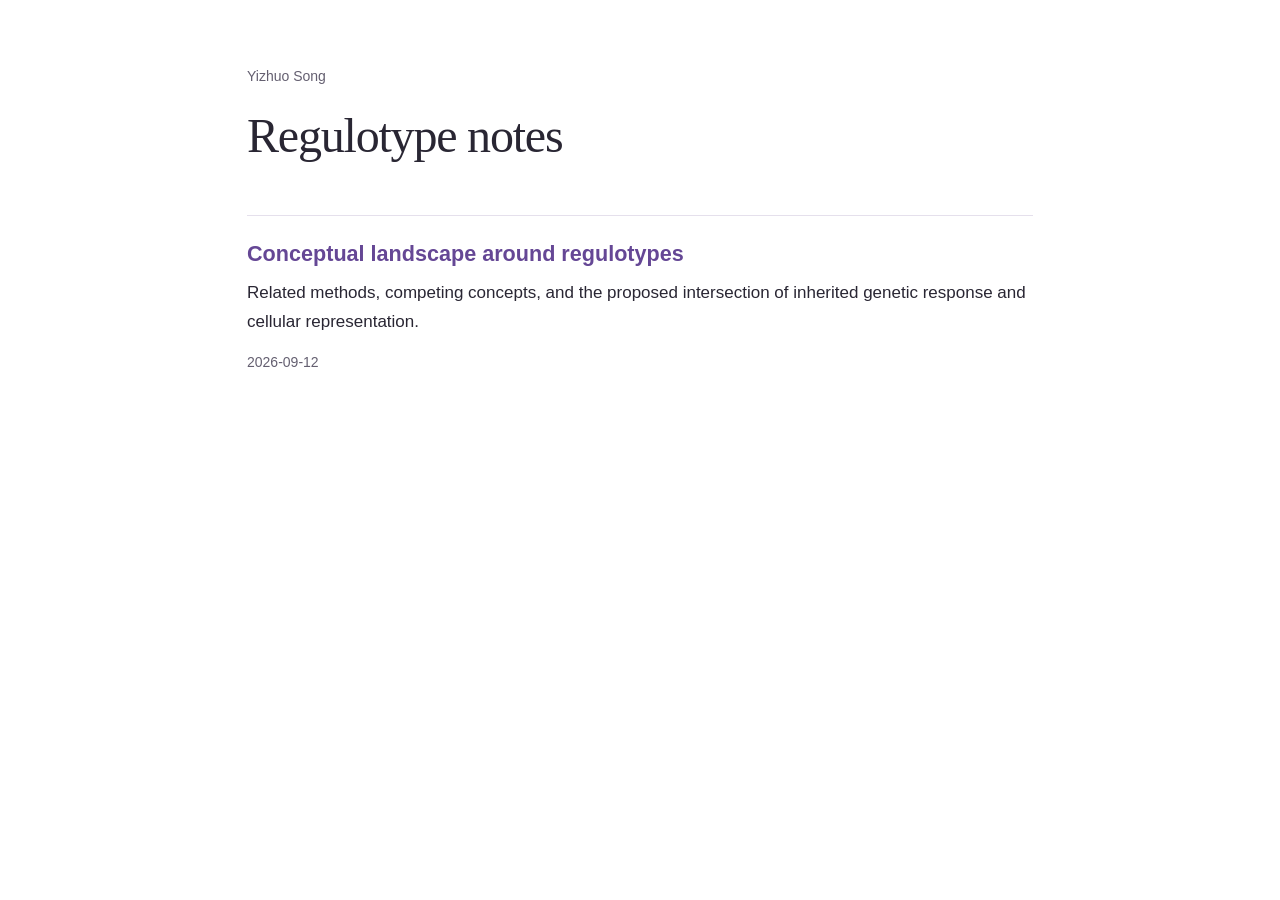
<file: docs/index.html>
<!doctype html>
<html lang="en">
<head>
  <meta charset="utf-8">
  <meta name="viewport" content="width=device-width, initial-scale=1">
  <meta name="description" content="Research notes on genetic response and cellular representation.">
  <title>Regulotype notes</title>
  <link rel="icon" type="image/svg+xml" href="./images/favicon.svg">
  <link rel="stylesheet" href="./css/main.css">
  <link rel="stylesheet" href="./css/notes.css">
  <link rel="stylesheet" href="./css/widgets.css">
  <script src="./js/notes.js" defer></script>
  <script src="./js/widgets.js" defer></script>
</head>
<body>
  <a class="skip-link" href="#main">Skip to content</a>
  <main id="main" class="index-page">
  <header class="index-header">
    <p class="eyebrow">Yizhuo Song</p>
    <h1>Regulotype notes</h1>
  </header>
  <ul class="note-list"><li class="note-entry"><h2><a href="notes/2026-09-12-conceptual-landscape.html">Conceptual landscape around regulotypes</a></h2><p>Related methods, competing concepts, and the proposed intersection of inherited genetic response and cellular representation.</p><time datetime="2026-09-12">2026-09-12</time></li></ul>
</main>

</body>
</html>
</file>
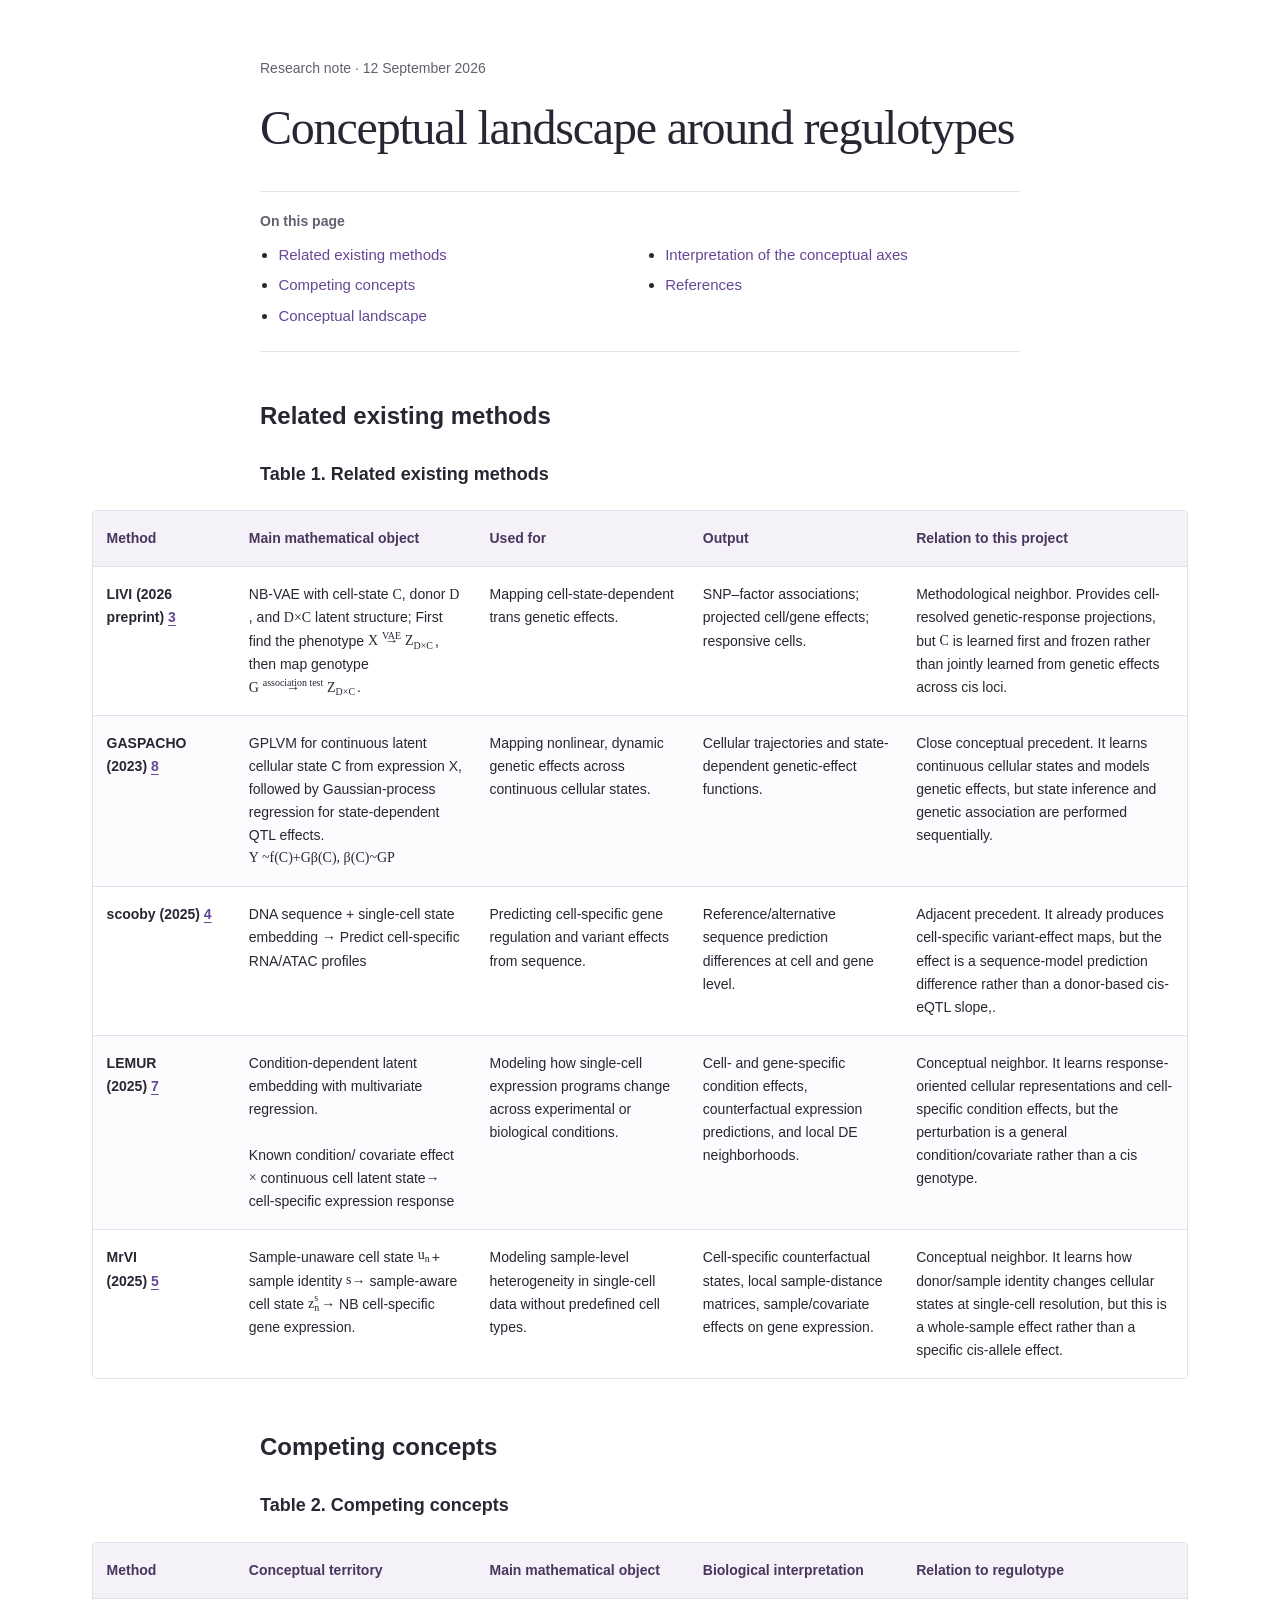
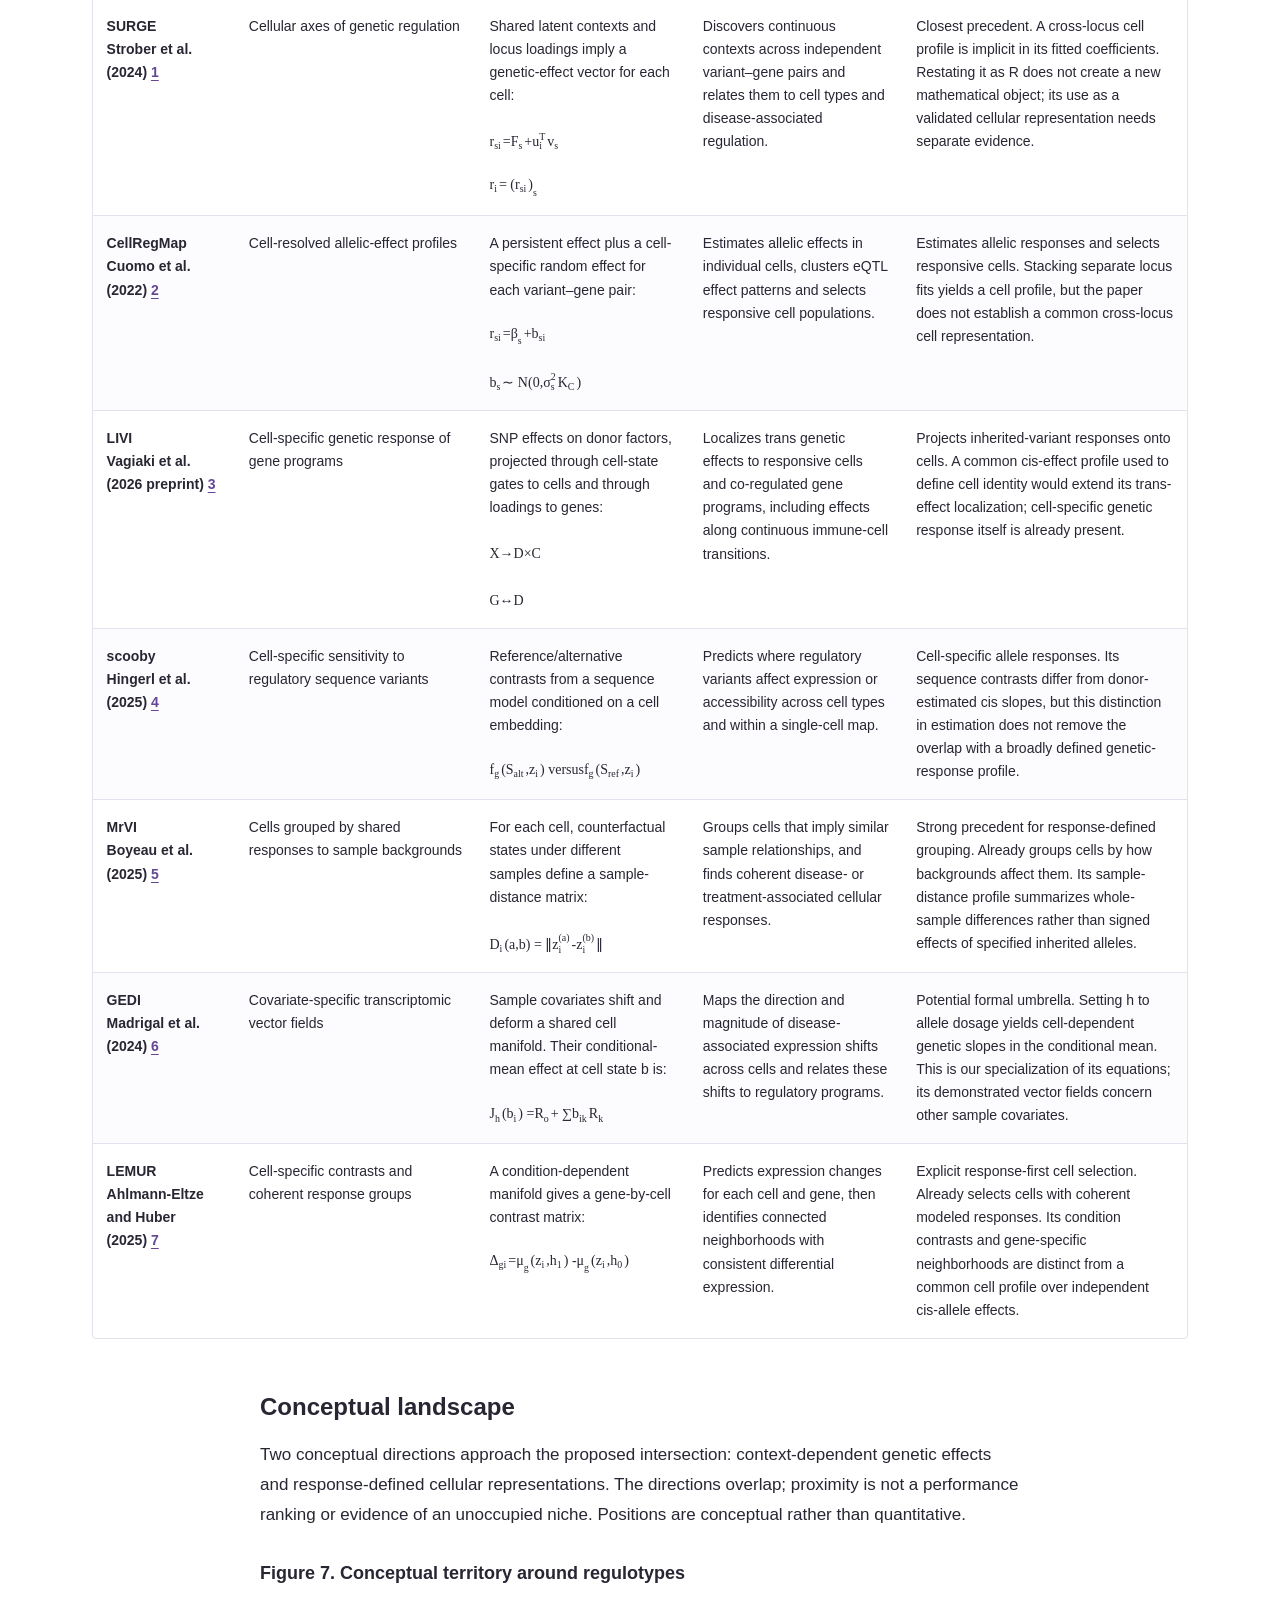
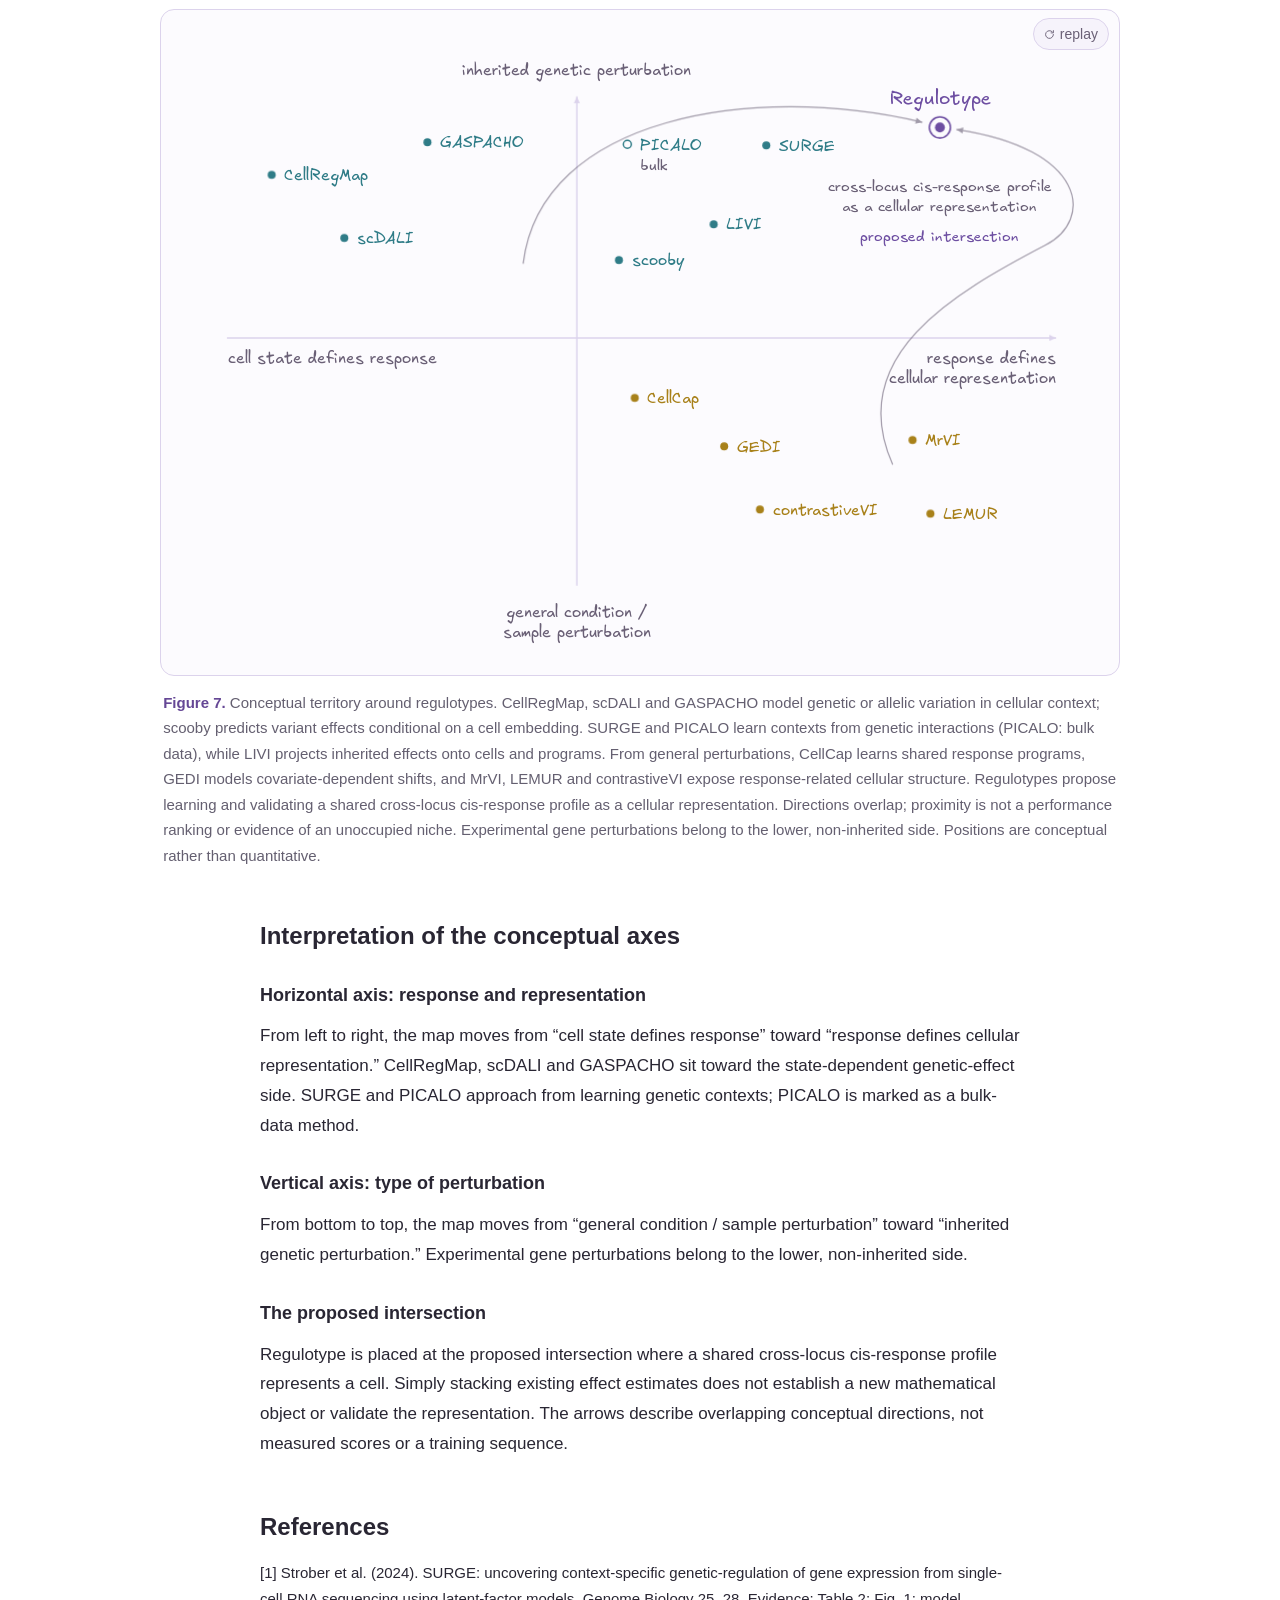
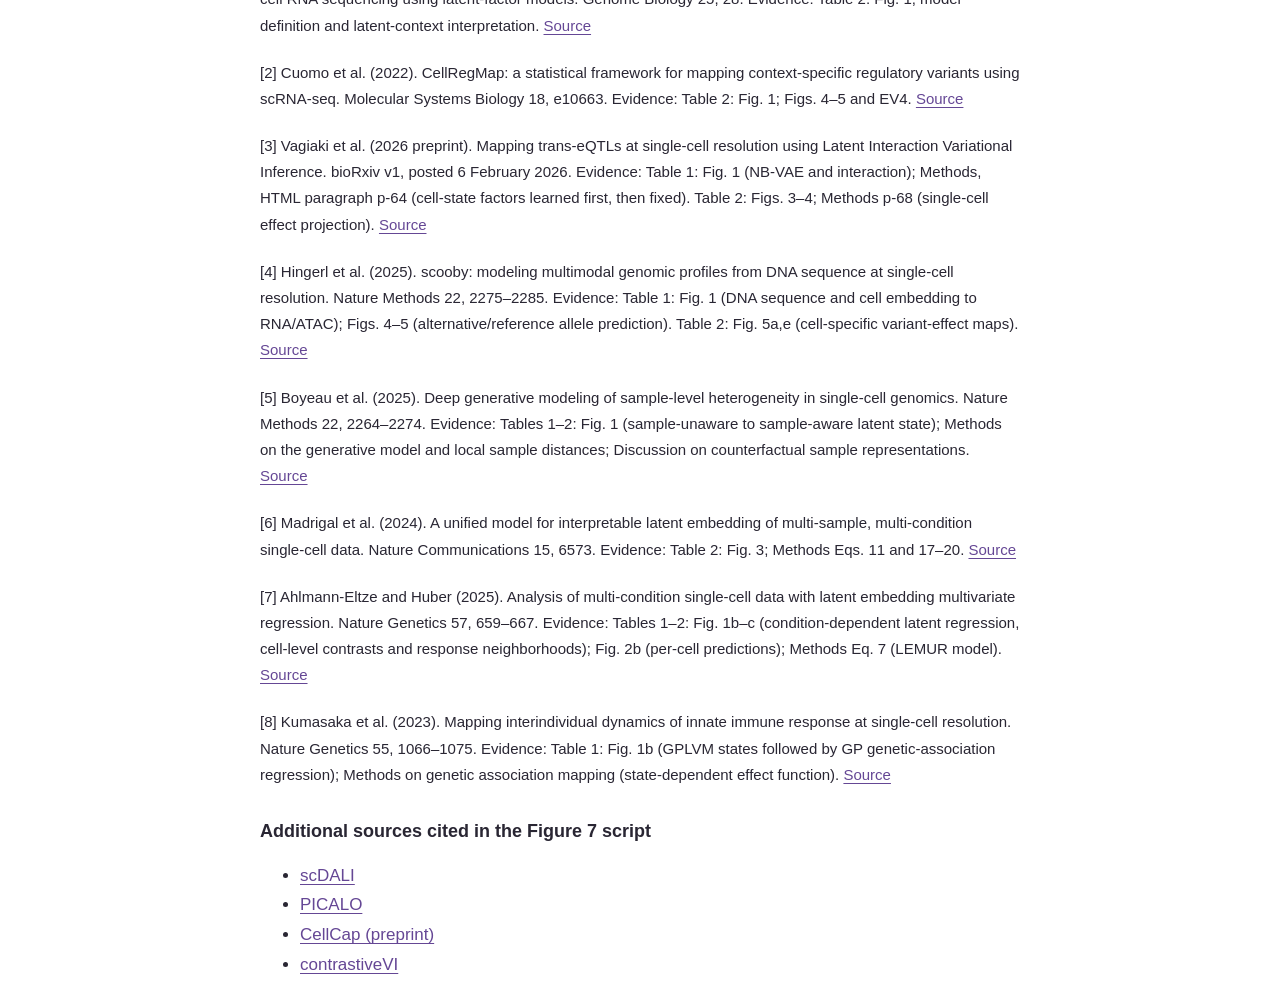
<file: docs/notes/2026-09-12-conceptual-landscape.html>
<!doctype html>
<html lang="en">
<head>
  <meta charset="utf-8">
  <meta name="viewport" content="width=device-width, initial-scale=1">
  <meta name="description" content="Related methods, competing concepts, and the proposed intersection of inherited genetic response and cellular representation.">
  <title>Conceptual landscape around regulotypes · Regulotype notes</title>
  <link rel="icon" type="image/svg+xml" href="../images/favicon.svg">
  <link rel="stylesheet" href="../css/main.css">
  <link rel="stylesheet" href="../css/notes.css">
  <link rel="stylesheet" href="../css/widgets.css">
  <script src="../js/notes.js" defer></script>
  <script src="../js/widgets.js" defer></script>
</head>
<body>
  <a class="skip-link" href="#main">Skip to content</a>
  <main id="main" class="note-page">
  <header class="note-header">
    <p class="eyebrow">Research note · <time datetime="2026-09-12">12 September 2026</time></p>
    <h1>Conceptual landscape around regulotypes</h1>
  </header>
  <nav class="note-contents" aria-label="On this page">
    <h2>On this page</h2>
    <div class="toc">
<ul>
<li><a href="#related-existing-methods">Related existing methods</a></li>
<li><a href="#competing-concepts">Competing concepts</a></li>
<li><a href="#conceptual-landscape">Conceptual landscape</a></li>
<li><a href="#interpretation-of-the-conceptual-axes">Interpretation of the conceptual axes</a></li>
<li><a href="#references">References</a></li>
</ul>
</div>

  </nav>
  <article class="article" aria-label="Conceptual landscape around regulotypes">
    <h2 id="related-existing-methods">Related existing methods</h2>
<h3 id="table-1-related-existing-methods">Table 1. Related existing methods</h3>
<div aria-label="Table 1. Scroll horizontally to read all columns." class="table-scroll" role="region" tabindex="0"><table>
<thead>
<tr>
<th scope="col">Method</th>
<th scope="col">Main mathematical object</th>
<th scope="col">Used for</th>
<th scope="col">Output</th>
<th scope="col">Relation to this project</th>
</tr>
</thead>
<tbody>
<tr>
<th scope="row">LIVI (2026 preprint) <a href="#ref-3">3</a></th>
<td>NB-VAE with cell-state <math xmlns="http://www.w3.org/1998/Math/MathML"><mrow><mtext>C</mtext></mrow></math>, donor <math xmlns="http://www.w3.org/1998/Math/MathML"><mrow><mtext>D</mtext></mrow></math>, and <math xmlns="http://www.w3.org/1998/Math/MathML"><mrow><mtext>D×C</mtext></mrow></math> latent structure; First find the phenotype <math xmlns="http://www.w3.org/1998/Math/MathML"><mrow><mtext>X</mtext><mover><mo stretchy="true">→</mo><mrow><mrow><mtext>VAE</mtext></mrow></mrow></mover><msub><mrow><mtext>Z</mtext></mrow><mrow><mtext>D×C</mtext></mrow></msub></mrow></math>, then map genotype <math xmlns="http://www.w3.org/1998/Math/MathML"><mrow><mtext>G</mtext><mover><mo stretchy="true">→</mo><mrow><mrow><mtext>association test</mtext></mrow></mrow></mover><msub><mrow><mtext>Z</mtext></mrow><mrow><mtext>D</mtext><mtext>×</mtext><mtext>C</mtext></mrow></msub></mrow></math>.</td>
<td>Mapping cell-state-dependent trans genetic effects.</td>
<td>SNP–factor associations; projected cell/gene effects; responsive cells.</td>
<td>Methodological neighbor. Provides cell-resolved genetic-response projections, but <math xmlns="http://www.w3.org/1998/Math/MathML"><mrow><mtext>C</mtext></mrow></math> is learned first and frozen rather than jointly learned from genetic effects across cis loci.</td>
</tr>
<tr>
<th scope="row">GASPACHO (2023) <a href="#ref-8">8</a></th>
<td>GPLVM for continuous latent cellular state C from expression X, followed by Gaussian-process regression for state-dependent QTL effects. <math xmlns="http://www.w3.org/1998/Math/MathML"><mrow><mtext>Y ~f</mtext><mrow><mo>(</mo><mrow><mtext>C</mtext></mrow><mo>)</mo></mrow><mtext>+Gβ</mtext><mrow><mo>(</mo><mrow><mtext>C</mtext></mrow><mo>)</mo></mrow><mtext>,  β(C)~GP</mtext></mrow></math></td>
<td>Mapping nonlinear, dynamic genetic effects across continuous cellular states.</td>
<td>Cellular trajectories and state-dependent genetic-effect functions.</td>
<td>Close conceptual precedent. It learns continuous cellular states and models genetic effects, but state inference and genetic association are performed sequentially.</td>
</tr>
<tr>
<th scope="row">scooby (2025) <a href="#ref-4">4</a></th>
<td>DNA sequence + single-cell state embedding → Predict cell-specific RNA/ATAC profiles</td>
<td>Predicting cell-specific gene regulation and variant effects from sequence.</td>
<td>Reference/alternative sequence prediction differences at cell and gene level.</td>
<td>Adjacent precedent. It already produces cell-specific variant-effect maps, but the effect is a sequence-model prediction difference rather than a donor-based cis-eQTL slope,.</td>
</tr>
<tr>
<th scope="row">LEMUR<br>(2025) <a href="#ref-7">7</a></th>
<td>Condition-dependent latent embedding with multivariate regression.<br><br>Known condition/ covariate effect <math xmlns="http://www.w3.org/1998/Math/MathML"><mrow><mtext>×</mtext></mrow></math> continuous cell latent state→ cell-specific expression response</td>
<td>Modeling how single-cell expression programs change across experimental or biological conditions.</td>
<td>Cell- and gene-specific condition effects, counterfactual expression predictions, and local DE neighborhoods.</td>
<td>Conceptual neighbor. It learns response-oriented cellular representations and cell-specific condition effects, but the perturbation is a general condition/covariate rather than a cis genotype.</td>
</tr>
<tr>
<th scope="row">MrVI<br>(2025) <a href="#ref-5">5</a></th>
<td>Sample-unaware cell state <math xmlns="http://www.w3.org/1998/Math/MathML"><mrow><msub><mrow><mtext>u</mtext></mrow><mrow><mtext>n</mtext></mrow></msub></mrow></math>+ sample identity <math xmlns="http://www.w3.org/1998/Math/MathML"><mrow><mtext>s</mtext></mrow></math>→ sample-aware cell state <math xmlns="http://www.w3.org/1998/Math/MathML"><mrow><msubsup><mrow><mtext>z</mtext></mrow><mrow><mtext>n</mtext></mrow><mrow><mtext>s</mtext></mrow></msubsup></mrow></math>→ NB cell-specific gene expression.</td>
<td>Modeling sample-level heterogeneity in single-cell data without predefined cell types.</td>
<td>Cell-specific counterfactual states, local sample-distance matrices, sample/covariate effects on gene expression.</td>
<td>Conceptual neighbor. It learns how donor/sample identity changes cellular states at single-cell resolution, but this is a whole-sample effect rather than a specific cis-allele effect.</td>
</tr>
</tbody>
</table>
</div><h2 id="competing-concepts">Competing concepts</h2>
<h3 id="table-2-competing-concepts">Table 2. Competing concepts</h3>
<div aria-label="Table 2. Scroll horizontally to read all columns." class="table-scroll" role="region" tabindex="0"><table>
<thead>
<tr>
<th scope="col">Method</th>
<th scope="col">Conceptual territory</th>
<th scope="col">Main mathematical object</th>
<th scope="col">Biological interpretation</th>
<th scope="col">Relation to regulotype</th>
</tr>
</thead>
<tbody>
<tr>
<th scope="row">SURGE<br>Strober et al.<br>(2024) <a href="#ref-1">1</a></th>
<td>Cellular axes of genetic regulation</td>
<td>Shared latent contexts and locus loadings imply a genetic-effect vector for each cell:<br><br><math xmlns="http://www.w3.org/1998/Math/MathML"><mrow><msub><mrow><mtext>r</mtext></mrow><mrow><mtext>si</mtext></mrow></msub><mtext> = </mtext><msub><mrow><mtext>F</mtext></mrow><mrow><mtext>s</mtext></mrow></msub><mtext> + </mtext><msubsup><mrow><mtext>u</mtext></mrow><mrow><mtext>i</mtext></mrow><mrow><mtext>T</mtext></mrow></msubsup><msub><mrow><mtext>v</mtext></mrow><mrow><mtext>s</mtext></mrow></msub></mrow></math><br><br><math xmlns="http://www.w3.org/1998/Math/MathML"><mrow><msub><mrow><mtext>r</mtext></mrow><mrow><mtext>i</mtext></mrow></msub><mtext> = (</mtext><msub><mrow><mtext>r</mtext></mrow><mrow><mtext>si</mtext></mrow></msub><msub><mrow><mtext>)</mtext></mrow><mrow><mtext>s</mtext></mrow></msub></mrow></math></td>
<td>Discovers continuous contexts across independent variant–gene pairs and relates them to cell types and disease-associated regulation.</td>
<td>Closest precedent. A cross-locus cell profile is implicit in its fitted coefficients. Restating it as R does not create a new mathematical object; its use as a validated cellular representation needs separate evidence.</td>
</tr>
<tr>
<th scope="row">CellRegMap<br>Cuomo et al.<br>(2022) <a href="#ref-2">2</a></th>
<td>Cell-resolved allelic-effect profiles</td>
<td>A persistent effect plus a cell-specific random effect for each variant–gene pair:<br><br><math xmlns="http://www.w3.org/1998/Math/MathML"><mrow><msub><mrow><mtext>r</mtext></mrow><mrow><mtext>si</mtext></mrow></msub><mtext> = </mtext><msub><mrow><mtext>β</mtext></mrow><mrow><mtext>s</mtext></mrow></msub><mtext> + </mtext><msub><mrow><mtext>b</mtext></mrow><mrow><mtext>si</mtext></mrow></msub></mrow></math><br><br><math xmlns="http://www.w3.org/1998/Math/MathML"><mrow><msub><mrow><mtext>b</mtext></mrow><mrow><mtext>s</mtext></mrow></msub><mtext> ∼ N(0, </mtext><msubsup><mrow><mtext>σ</mtext></mrow><mrow><mtext>s</mtext></mrow><mrow><mtext>2</mtext></mrow></msubsup><msub><mrow><mtext>K</mtext></mrow><mrow><mtext>C</mtext></mrow></msub><mtext>)</mtext></mrow></math></td>
<td>Estimates allelic effects in individual cells, clusters eQTL effect patterns and selects responsive cell populations.</td>
<td>Estimates allelic responses and selects responsive cells. Stacking separate locus fits yields a cell profile, but the paper does not establish a common cross-locus cell representation.</td>
</tr>
<tr>
<th scope="row">LIVI<br>Vagiaki et al.<br>(2026 preprint) <a href="#ref-3">3</a></th>
<td>Cell-specific genetic response of gene programs</td>
<td>SNP effects on donor factors, projected through cell-state gates to cells and through loadings to genes:<br><br><math xmlns="http://www.w3.org/1998/Math/MathML"><mrow><mtext>X </mtext><mo>→</mo><mtext> D×C</mtext></mrow></math><br><br><math xmlns="http://www.w3.org/1998/Math/MathML"><mrow><mtext>G↔D</mtext></mrow></math></td>
<td>Localizes trans genetic effects to responsive cells and co-regulated gene programs, including effects along continuous immune-cell transitions.</td>
<td>Projects inherited-variant responses onto cells. A common cis-effect profile used to define cell identity would extend its trans-effect localization; cell-specific genetic response itself is already present.</td>
</tr>
<tr>
<th scope="row">scooby<br>Hingerl et al.<br>(2025) <a href="#ref-4">4</a></th>
<td>Cell-specific sensitivity to regulatory sequence variants</td>
<td>Reference/alternative contrasts from a sequence model conditioned on a cell embedding:<br><br><math xmlns="http://www.w3.org/1998/Math/MathML"><mrow><msub><mrow><mtext>f</mtext></mrow><mrow><mtext>g</mtext></mrow></msub><mtext>(</mtext><msub><mrow><mtext>S</mtext></mrow><mrow><mtext>alt</mtext></mrow></msub><mtext>, </mtext><msub><mrow><mtext>z</mtext></mrow><mrow><mtext>i</mtext></mrow></msub><mtext>) versus </mtext><msub><mrow><mtext>f</mtext></mrow><mrow><mtext>g</mtext></mrow></msub><mtext>(</mtext><msub><mrow><mtext>S</mtext></mrow><mrow><mtext>ref</mtext></mrow></msub><mtext>, </mtext><msub><mrow><mtext>z</mtext></mrow><mrow><mtext>i</mtext></mrow></msub><mtext>)</mtext></mrow></math></td>
<td>Predicts where regulatory variants affect expression or accessibility across cell types and within a single-cell map.</td>
<td>Cell-specific allele responses. Its sequence contrasts differ from donor-estimated cis slopes, but this distinction in estimation does not remove the overlap with a broadly defined genetic-response profile.</td>
</tr>
<tr>
<th scope="row">MrVI<br>Boyeau et al.<br>(2025) <a href="#ref-5">5</a></th>
<td>Cells grouped by shared responses to sample backgrounds</td>
<td>For each cell, counterfactual states under different samples define a sample-distance matrix:<br><br><math xmlns="http://www.w3.org/1998/Math/MathML"><mrow><msub><mrow><mtext>D</mtext></mrow><mrow><mtext>i</mtext></mrow></msub><mtext>(a,b) = ‖</mtext><msubsup><mrow><mtext>z</mtext></mrow><mrow><mtext>i</mtext></mrow><mrow><mtext>(a)</mtext></mrow></msubsup><mtext> - </mtext><msubsup><mrow><mtext>z</mtext></mrow><mrow><mtext>i</mtext></mrow><mrow><mtext>(b)</mtext></mrow></msubsup><mtext>‖</mtext></mrow></math></td>
<td>Groups cells that imply similar sample relationships, and finds coherent disease- or treatment-associated cellular responses.</td>
<td>Strong precedent for response-defined grouping. Already groups cells by how backgrounds affect them. Its sample-distance profile summarizes whole-sample differences rather than signed effects of specified inherited alleles.</td>
</tr>
<tr>
<th scope="row">GEDI<br>Madrigal et al.<br>(2024) <a href="#ref-6">6</a></th>
<td>Covariate-specific transcriptomic vector fields</td>
<td>Sample covariates shift and deform a shared cell manifold. Their conditional-mean effect at cell state b is:<br><br><math xmlns="http://www.w3.org/1998/Math/MathML"><mrow><msub><mrow><mtext>J</mtext></mrow><mrow><mtext>h</mtext></mrow></msub><mtext>(</mtext><msub><mrow><mtext>b</mtext></mrow><mrow><mtext>i</mtext></mrow></msub><mtext>) = </mtext><msub><mrow><mtext>R</mtext></mrow><mrow><mtext>o</mtext></mrow></msub><mtext> + ∑</mtext><msub><mrow><mtext>b</mtext></mrow><mrow><mtext>ik</mtext></mrow></msub><msub><mrow><mtext>R</mtext></mrow><mrow><mtext>k</mtext></mrow></msub></mrow></math></td>
<td>Maps the direction and magnitude of disease-associated expression shifts across cells and relates these shifts to regulatory programs.</td>
<td>Potential formal umbrella. Setting h to allele dosage yields cell-dependent genetic slopes in the conditional mean. This is our specialization of its equations; its demonstrated vector fields concern other sample covariates.</td>
</tr>
<tr>
<th scope="row">LEMUR<br>Ahlmann-Eltze and Huber<br>(2025) <a href="#ref-7">7</a></th>
<td>Cell-specific contrasts and coherent response groups</td>
<td>A condition-dependent manifold gives a gene-by-cell contrast matrix:<br><br><math xmlns="http://www.w3.org/1998/Math/MathML"><mrow><msub><mrow><mtext>Δ</mtext></mrow><mrow><mtext>gi</mtext></mrow></msub><mtext> = </mtext><msub><mrow><mtext>μ</mtext></mrow><mrow><mtext>g</mtext></mrow></msub><mtext>(</mtext><msub><mrow><mtext>z</mtext></mrow><mrow><mtext>i</mtext></mrow></msub><mtext>, </mtext><msub><mrow><mtext>h</mtext></mrow><mrow><mtext>1</mtext></mrow></msub><mtext>) - </mtext><msub><mrow><mtext>μ</mtext></mrow><mrow><mtext>g</mtext></mrow></msub><mtext>(</mtext><msub><mrow><mtext>z</mtext></mrow><mrow><mtext>i</mtext></mrow></msub><mtext>, </mtext><msub><mrow><mtext>h</mtext></mrow><mrow><mtext>0</mtext></mrow></msub><mtext>)</mtext></mrow></math></td>
<td>Predicts expression changes for each cell and gene, then identifies connected neighborhoods with consistent differential expression.</td>
<td>Explicit response-first cell selection. Already selects cells with coherent modeled responses. Its condition contrasts and gene-specific neighborhoods are distinct from a common cell profile over independent cis-allele effects.</td>
</tr>
</tbody>
</table>
</div><h2 id="conceptual-landscape">Conceptual landscape</h2>
<p>Two conceptual directions approach the proposed intersection: context-dependent genetic effects and response-defined cellular representations. The directions overlap; proximity is not a performance ranking or evidence of an unoccupied niche. Positions are conceptual rather than quantitative.</p>
<h3 id="figure-7-conceptual-territory-around-regulotypes">Figure 7. Conceptual territory around regulotypes</h3>
<figure class="research-figure" id="figure-7">
<div class='nfig wide'>
<button class='replay' type='button'><svg viewBox='0 0 24 24' aria-hidden='true'><path d='M20.5 12a8.5 8.5 0 1 1-2.5-6'/><path d='M20.5 3.5v5h-5'/></svg>replay</button>
<div class='figure-scroll' tabindex='0' role='region' aria-label='Conceptual landscape; scroll horizontally on narrow screens'>
<svg xmlns='http://www.w3.org/2000/svg' viewBox='0 0 880 600' role='img' aria-label='Conceptual map of methods around Regulotype. From left to right: state defines response, then response defines representation. From bottom to top: general condition or sample perturbation, then inherited genetic perturbation. CellRegMap, scDALI and GASPACHO are upper-left. PICALO and SURGE approach from learning genetic contexts, with SURGE closer to the upper-right. PICALO is marked as a bulk-data method. scooby and LIVI occupy the upper-middle. CellCap and GEDI are lower-middle; contrastiveVI, MrVI and LEMUR are lower-right. Two conceptual arrows approach Regulotype in the upper-right, the proposed intersection where a shared cross-locus cis-response profile represents a cell. The lower side includes experimental perturbations. Positions reflect overlapping conceptual directions, not measured scores or a training sequence.'>
<g opacity='1.0' aria-hidden='true'>
<path d='M48 285 L835 285' fill='none' class='a-draw' stroke-linecap='round' stroke-linejoin='round' style='--d:0.00s;--dur:0.50s;--len:789;stroke:var(--n-edge);stroke-width:1.4'/>
<polygon points='835.0,285.0 829.0,287.9 829.0,282.1' class='a-pop' style='--d:0.38s;--dur:0.25s;fill:var(--n-edge)'/>
</g>
<g opacity='1.0' aria-hidden='true'>
<path d='M380 520 L380 56' fill='none' class='a-draw' stroke-linecap='round' stroke-linejoin='round' style='--d:0.08s;--dur:0.50s;--len:466;stroke:var(--n-edge);stroke-width:1.4'/>
<polygon points='380.0,56.0 382.9,62.0 377.1,62.0' class='a-pop' style='--d:0.46s;--dur:0.25s;fill:var(--n-edge)'/>
</g>
<text x='48.0' y='309.0' class='lbl a-rise' style='--d:0.45s;fill:var(--n-dim)'>cell state defines response</text>
<text x='835.0' y='309.0' class='lbl end a-rise' style='--d:0.50s;fill:var(--n-dim)'>response defines</text>
<text x='835.0' y='328.0' class='lbl end a-rise' style='--d:0.56s;fill:var(--n-dim)'>cellular representation</text>
<text x='380.0' y='35.0' class='lbl mid a-rise' style='--d:0.55s;fill:var(--n-dim)'>inherited genetic perturbation</text>
<text x='380.0' y='550.0' class='lbl mid a-rise' style='--d:0.60s;fill:var(--n-dim)'>general condition /</text>
<text x='380.0' y='569.0' class='lbl mid a-rise' style='--d:0.66s;fill:var(--n-dim)'>sample perturbation</text>
<g><title>CellRegMap: cell-resolved allelic effects modeled as functions of cellular context.</title>
<circle cx='90.0' cy='130.0' r='3.8' class='a-pop' style='--d:0.85s;--dur:0.50s;fill:var(--n-teacher)'/>
<text x='102.0' y='135.0' class='lbl a-rise' style='--d:0.91s;fill:var(--n-teacher)'>CellRegMap</text>
</g>
<g><title>scDALI: state-dependent allelic imbalance, using a state kernel from total counts. Allelic imbalance is not the dosage slope of a specified cis SNP.</title>
<circle cx='159.0' cy='190.0' r='3.8' class='a-pop' style='--d:1.00s;--dur:0.50s;fill:var(--n-teacher)'/>
<text x='171.0' y='195.0' class='lbl a-rise' style='--d:1.06s;fill:var(--n-teacher)'>scDALI</text>
</g>
<g><title>GASPACHO: expression-derived state first, then genetic effects varying along state.</title>
<circle cx='238.0' cy='99.0' r='3.8' class='a-pop' style='--d:1.15s;--dur:0.50s;fill:var(--n-teacher)'/>
<text x='250.0' y='104.0' class='lbl a-rise' style='--d:1.21s;fill:var(--n-teacher)'>GASPACHO</text>
</g>
<g><title>PICALO: learns principal interaction components from eQTL interactions. Its main demonstrations use bulk data, not individual-cell representations.</title>
<circle cx='428.0' cy='101.0' r='3.8' class='a-pop' style='--d:1.30s;--dur:0.50s;fill:none;stroke:var(--n-teacher);stroke-width:1.4'/>
<text x='440.0' y='106.0' class='lbl a-rise' style='--d:1.36s;fill:var(--n-teacher)'>PICALO</text>
<text x='440.0' y='125.0' class='lbl sm a-rise' style='--d:1.42s;fill:var(--n-dim)'>bulk</text>
</g>
<g><title>SURGE: jointly learns continuous cellular contexts and cross-locus genetic-effect loadings from expression and genotype. A direct genetic-context-learning precedent, rather than a fixed-context model.</title>
<circle cx='560.0' cy='102.0' r='3.8' class='a-pop' style='--d:1.44s;--dur:0.50s;fill:var(--n-teacher)'/>
<text x='572.0' y='107.0' class='lbl a-rise' style='--d:1.50s;fill:var(--n-teacher)'>SURGE</text>
</g>
<g><title>scooby: cell-specific sequence-model variant counterfactuals, using an independently learned cell embedding.</title>
<circle cx='420.0' cy='211.0' r='3.8' class='a-pop' style='--d:1.58s;--dur:0.50s;fill:var(--n-teacher)'/>
<text x='432.0' y='216.0' class='lbl a-rise' style='--d:1.64s;fill:var(--n-teacher)'>scooby</text>
</g>
<g><title>LIVI: inherited genetic effects projected into responsive cells and programs after learning a phenotype representation.</title>
<circle cx='510.0' cy='177.0' r='3.8' class='a-pop' style='--d:1.72s;--dur:0.50s;fill:var(--n-teacher)'/>
<text x='522.0' y='182.0' class='lbl a-rise' style='--d:1.78s;fill:var(--n-teacher)'>LIVI</text>
</g>
<g><title>CellCap (preprint): learns shared transcriptional response programs and cell-state-dependent amplitudes under experimental perturbations. It explicitly retains a basal-state model.</title>
<circle cx='435.0' cy='342.0' r='3.8' class='a-pop' style='--d:1.95s;--dur:0.50s;fill:var(--n-data)'/>
<text x='447.0' y='347.0' class='lbl a-rise' style='--d:2.01s;fill:var(--n-data)'>CellCap</text>
</g>
<g><title>GEDI: models covariate-dependent shifts and deformations of a shared cell manifold. Its demonstrated response fields concern general sample covariates.</title>
<circle cx='520.0' cy='388.0' r='3.8' class='a-pop' style='--d:2.10s;--dur:0.50s;fill:var(--n-data)'/>
<text x='532.0' y='393.0' class='lbl a-rise' style='--d:2.16s;fill:var(--n-data)'>GEDI</text>
</g>
<g><title>contrastiveVI: separates shared background variation from target-specific latent variation used for cell clustering. Target-specific variation is not automatically a causal response.</title>
<circle cx='554.0' cy='448.0' r='3.8' class='a-pop' style='--d:2.25s;--dur:0.50s;fill:var(--n-data)'/>
<text x='566.0' y='453.0' class='lbl a-rise' style='--d:2.31s;fill:var(--n-data)'>contrastiveVI</text>
</g>
<g><title>MrVI: cells represented by sample or background responses, rather than specified inherited alleles.</title>
<circle cx='699.0' cy='382.0' r='3.8' class='a-pop' style='--d:2.40s;--dur:0.50s;fill:var(--n-data)'/>
<text x='711.0' y='387.0' class='lbl a-rise' style='--d:2.46s;fill:var(--n-data)'>MrVI</text>
</g>
<g><title>LEMUR: coherent groups based on modeled condition responses; general covariates rather than inherited alleles.</title>
<circle cx='716.0' cy='452.0' r='3.8' class='a-pop' style='--d:2.55s;--dur:0.50s;fill:var(--n-data)'/>
<text x='728.0' y='457.0' class='lbl a-rise' style='--d:2.61s;fill:var(--n-data)'>LEMUR</text>
</g>
<g opacity='0.62' aria-hidden='true'>
<path d='M329 214 C346 75 548 42 708 80' fill='none' class='a-draw' stroke-linecap='round' stroke-linejoin='round' style='--d:2.90s;--dur:0.65s;stroke:var(--n-dim);stroke-width:1.15'/>
<polygon points='708.0,80.0 701.5,81.4 702.8,75.8' class='a-pop' style='--d:3.43s;--dur:0.25s;fill:var(--n-dim)'/>
</g>
<g opacity='0.62' aria-hidden='true'>
<path d='M680 405 C634 302 739 242 825 197 C872 173 864 105 741 87' fill='none' class='a-draw' stroke-linecap='round' stroke-linejoin='round' style='--d:3.02s;--dur:0.65s;stroke:var(--n-dim);stroke-width:1.15'/>
<polygon points='741.0,87.0 747.4,85.0 746.5,90.7' class='a-pop' style='--d:3.55s;--dur:0.25s;fill:var(--n-dim)'/>
</g>
<g><title>Regulotype: proposed synthesis, learning and validating a shared cross-locus cis-response profile as a cellular representation. Simply stacking existing effect estimates does not establish a new mathematical object or validate the representation.</title>
<circle cx='725.0' cy='85.0' r='10' fill='none' class='a-pop' style='--d:3.86s;--dur:0.50s;stroke:var(--n-student);stroke-width:1.5'/>
<circle cx='725.0' cy='85.0' r='4.7' class='a-pop' style='--d:3.86s;--dur:0.50s;fill:var(--n-student)'/>
<text x='725.0' y='63.0' class='lbl bg mid a-pop' style='--d:3.92s;fill:var(--n-student)'>Regulotype</text>
</g>
<text x='725.0' y='145.0' class='lbl sm mid a-rise' style='--d:4.14s;fill:var(--n-dim)'>cross-locus cis-response profile</text>
<text x='725.0' y='164.0' class='lbl sm mid a-rise' style='--d:4.20s;fill:var(--n-dim)'>as a cellular representation</text>
<text x='725.0' y='193.0' class='lbl sm mid a-rise' style='--d:4.26s;fill:var(--n-student)'>proposed intersection</text>
</svg></div>
</div>
<figcaption>
<p><strong>Figure 7.</strong> Conceptual territory around regulotypes. CellRegMap, scDALI and GASPACHO model genetic or allelic variation in cellular context; scooby predicts variant effects conditional on a cell embedding. SURGE and PICALO learn contexts from genetic interactions (PICALO: bulk data), while LIVI projects inherited effects onto cells and programs. From general perturbations, CellCap learns shared response programs, GEDI models covariate-dependent shifts, and MrVI, LEMUR and contrastiveVI expose response-related cellular structure. Regulotypes propose learning and validating a shared cross-locus cis-response profile as a cellular representation. Directions overlap; proximity is not a performance ranking or evidence of an unoccupied niche. Experimental gene perturbations belong to the lower, non-inherited side. Positions are conceptual rather than quantitative.</p>
</figcaption>
</figure>
<h2 id="interpretation-of-the-conceptual-axes">Interpretation of the conceptual axes</h2>
<h3 id="horizontal-axis-response-and-representation">Horizontal axis: response and representation</h3>
<p>From left to right, the map moves from “cell state defines response” toward “response defines cellular representation.” CellRegMap, scDALI and GASPACHO sit toward the state-dependent genetic-effect side. SURGE and PICALO approach from learning genetic contexts; PICALO is marked as a bulk-data method.</p>
<h3 id="vertical-axis-type-of-perturbation">Vertical axis: type of perturbation</h3>
<p>From bottom to top, the map moves from “general condition / sample perturbation” toward “inherited genetic perturbation.” Experimental gene perturbations belong to the lower, non-inherited side.</p>
<h3 id="the-proposed-intersection">The proposed intersection</h3>
<p>Regulotype is placed at the proposed intersection where a shared cross-locus cis-response profile represents a cell. Simply stacking existing effect estimates does not establish a new mathematical object or validate the representation. The arrows describe overlapping conceptual directions, not measured scores or a training sequence.</p>
<h2 id="references">References</h2>
<p id="ref-1">[1] Strober et al. (2024). SURGE: uncovering context-specific genetic-regulation of gene expression from single-cell RNA sequencing using latent-factor models. Genome Biology 25, 28. Evidence: Table 2: Fig. 1; model definition and latent-context interpretation. <a href="https://doi.org/10.1186/s13059-023-03152-z">Source</a></p>

<p id="ref-2">[2] Cuomo et al. (2022). CellRegMap: a statistical framework for mapping context-specific regulatory variants using scRNA-seq. Molecular Systems Biology 18, e10663. Evidence: Table 2: Fig. 1; Figs. 4–5 and EV4. <a href="https://doi.org/10.15252/msb.202110663">Source</a></p>

<p id="ref-3">[3] Vagiaki et al. (2026 preprint). Mapping trans-eQTLs at single-cell resolution using Latent Interaction Variational Inference. bioRxiv v1, posted 6 February 2026. Evidence: Table 1: Fig. 1 (NB-VAE and interaction); Methods, HTML paragraph p-64 (cell-state factors learned first, then fixed). Table 2: Figs. 3–4; Methods p-68 (single-cell effect projection). <a href="https://www.biorxiv.org/content/10.64898/2026.02.04.703363v1.full">Source</a></p>

<p id="ref-4">[4] Hingerl et al. (2025). scooby: modeling multimodal genomic profiles from DNA sequence at single-cell resolution. Nature Methods 22, 2275–2285. Evidence: Table 1: Fig. 1 (DNA sequence and cell embedding to RNA/ATAC); Figs. 4–5 (alternative/reference allele prediction). Table 2: Fig. 5a,e (cell-specific variant-effect maps). <a href="https://doi.org/10.1038/s41592-025-02854-5">Source</a></p>

<p id="ref-5">[5] Boyeau et al. (2025). Deep generative modeling of sample-level heterogeneity in single-cell genomics. Nature Methods 22, 2264–2274. Evidence: Tables 1–2: Fig. 1 (sample-unaware to sample-aware latent state); Methods on the generative model and local sample distances; Discussion on counterfactual sample representations. <a href="https://doi.org/10.1038/s41592-025-02808-x">Source</a></p>

<p id="ref-6">[6] Madrigal et al. (2024). A unified model for interpretable latent embedding of multi-sample, multi-condition single-cell data. Nature Communications 15, 6573. Evidence: Table 2: Fig. 3; Methods Eqs. 11 and 17–20. <a href="https://doi.org/10.1038/s41467-024-50963-0">Source</a></p>

<p id="ref-7">[7] Ahlmann-Eltze and Huber (2025). Analysis of multi-condition single-cell data with latent embedding multivariate regression. Nature Genetics 57, 659–667. Evidence: Tables 1–2: Fig. 1b–c (condition-dependent latent regression, cell-level contrasts and response neighborhoods); Fig. 2b (per-cell predictions); Methods Eq. 7 (LEMUR model). <a href="https://doi.org/10.1038/s41588-024-01996-0">Source</a></p>

<p id="ref-8">[8] Kumasaka et al. (2023). Mapping interindividual dynamics of innate immune response at single-cell resolution. Nature Genetics 55, 1066–1075. Evidence: Table 1: Fig. 1b (GPLVM states followed by GP genetic-association regression); Methods on genetic association mapping (state-dependent effect function). <a href="https://doi.org/10.1038/s41588-023-01421-y">Source</a></p>

<h3 id="additional-sources-cited-in-the-figure-7-script">Additional sources cited in the Figure 7 script</h3>
<ul>
<li><a href="https://pmc.ncbi.nlm.nih.gov/articles/PMC8734213/">scDALI</a></li>
<li><a href="https://pmc.ncbi.nlm.nih.gov/articles/PMC10802033/">PICALO</a></li>
<li><a href="https://pmc.ncbi.nlm.nih.gov/articles/PMC10979976/">CellCap (preprint)</a></li>
<li><a href="https://pubmed.ncbi.nlm.nih.gov/37550579/">contrastiveVI</a></li>
</ul>
  </article>
</main>

</body>
</html>
</file>
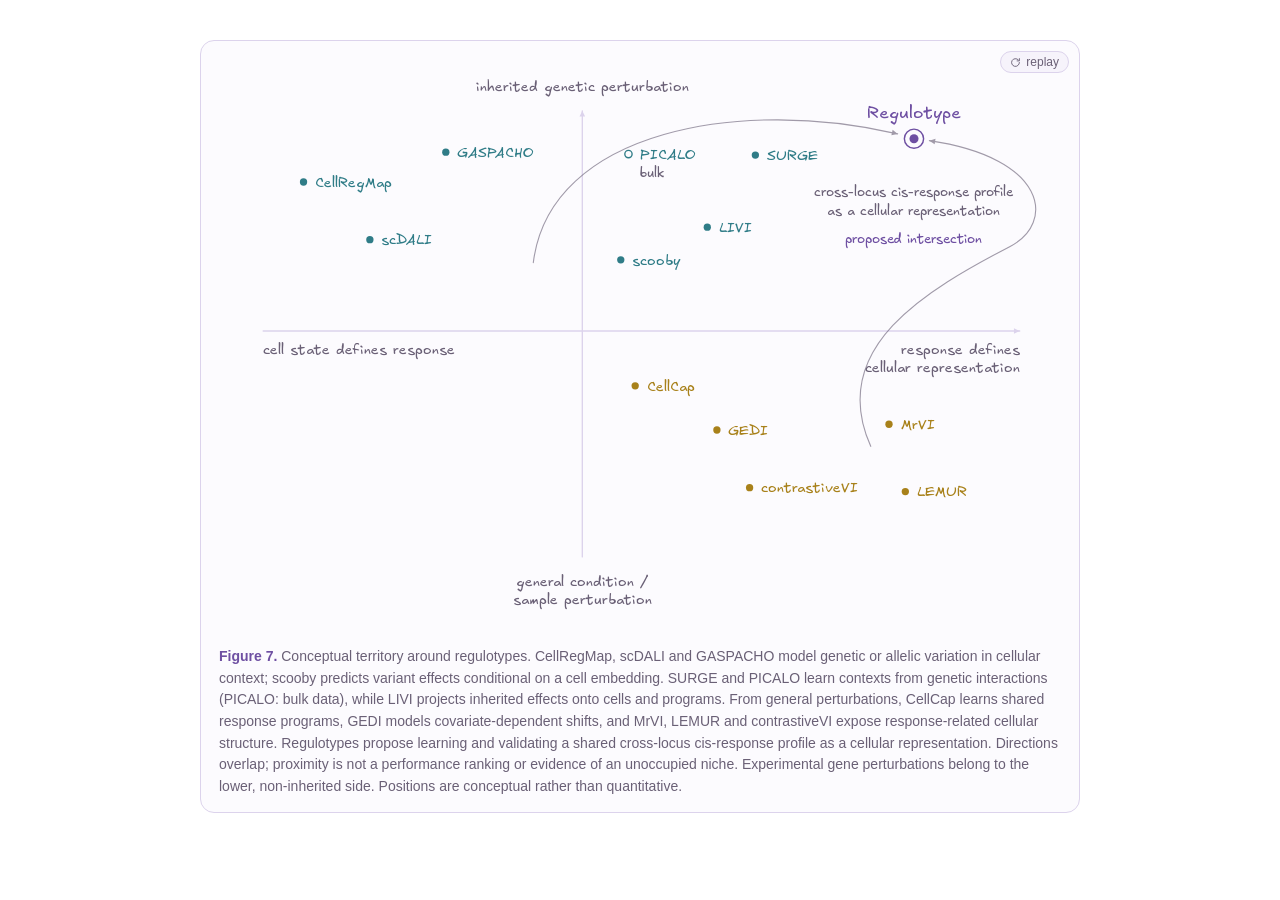
<file: source/archive/figure7.html>
<!doctype html>
<html lang='en'>
<head><meta charset='utf-8'>
<meta name='viewport' content='width=device-width, initial-scale=1'>
<title>Figure 7 · Conceptual territory around regulotypes</title>
<style>
@font-face { font-family:'Excalifont'; src:url([data-uri]) format('woff2'); }

:root {
  --n-teacher:#2F7C87; --n-student:#6E4FA2; --n-data:#A8811A;
  --n-kept:#5C8A55; --n-loss:#B0537F; --n-pruned:#A8613C;
  --n-dim:#6A6076; --n-edge:#DCD3EC; --n-panel:#FCFBFE;
  --n-panel-2:#F6F3FB; --n-ink:#2B2536; --page:#fff;
}
[data-theme='dark'] {
  --n-teacher:#6FC3CE; --n-student:#B79BE8; --n-data:#E3C158;
  --n-kept:#93C98A; --n-loss:#F08CBB; --n-pruned:#E09B72;
  --n-dim:#ABA2B8; --n-edge:#443C57; --n-panel:#1F1D28;
  --n-panel-2:#262232; --n-ink:#EDE8F3; --page:#16171C;
}
body { margin:0; padding:24px; background:var(--page); color:var(--n-ink); }
.article { max-width:880px; margin:0 auto; }
.article .nfig, .article .nfig text {
  font-family:'Excalifont','Chalkboard SE','Comic Sans MS',cursive;
}
.article .nfig {
  position:relative; margin:16px 0; padding:16px 16px 6px;
  border:1px solid var(--n-edge); border-radius:14px; background:var(--n-panel);
}
.article .nfig svg { display:block; width:100%; height:auto; overflow:visible; }
.article .nfig > .caption {
  margin:12px 2px 8px; font-size:14px; line-height:1.55; color:var(--n-dim);
  font-family:-apple-system,BlinkMacSystemFont,'Segoe UI',Roboto,sans-serif;
}
.article .caption-label { color:var(--n-student); font-weight:700; }
.article .replay {
  position:absolute; top:10px; right:10px; z-index:2; display:inline-flex;
  align-items:center; gap:5px; padding:3px 9px; font-size:12px;
  color:var(--n-dim); background:var(--n-panel-2);
  border:1px solid var(--n-edge); border-radius:999px; cursor:pointer;
}
.article .replay:hover { color:var(--n-student); border-color:var(--n-student); }
.article .replay:focus-visible { outline:2px solid var(--n-student); outline-offset:3px; }
.article .replay svg {
  width:11px; height:11px; fill:none; stroke:currentColor;
  stroke-width:2; stroke-linecap:round;
}
.article .nfig .lbl { fill:var(--n-ink); font-size:15px; }
.article .nfig .lbl.sm { font-size:14px; fill:var(--n-dim); }
.article .nfig .lbl.bg { font-size:18px; }
.article .nfig .mid { text-anchor:middle; }
.article .nfig .end { text-anchor:end; }
.article .nfig .a-draw {
  stroke-dasharray:var(--len,400); stroke-dashoffset:var(--len,400);
  animation:w-draw var(--dur,0.9s) ease forwards var(--d,0s);
}
.article .nfig .a-rise {
  opacity:0; animation:w-rise var(--dur,0.55s) ease forwards var(--d,0s);
}
.article .nfig .a-pop {
  opacity:0; transform:scale(0.6); transform-box:fill-box; transform-origin:center;
  animation:w-pop var(--dur,0.5s) cubic-bezier(0.2,1.5,0.4,1) forwards var(--d,0s);
}
.article .nfig [class*='a-'] { animation-play-state:paused; }
.article .nfig.is-playing [class*='a-'] { animation-play-state:running; }
@keyframes w-draw { to { stroke-dashoffset:0; } }
@keyframes w-rise {
  from { opacity:0; transform:translateY(10px); }
  to { opacity:1; transform:translateY(0); }
}
@keyframes w-pop { to { opacity:1; transform:scale(1); } }
@media (prefers-reduced-motion:reduce) {
  .article .nfig [class*='a-'] {
    animation:none !important; opacity:1 !important;
    transform:none !important; stroke-dashoffset:0 !important;
  }
}
@media (max-width:600px) { body { padding:8px; } .article .nfig { padding:12px 8px 6px; } }
@media print {
  .article .replay { display:none; }
  .article .nfig [class*='a-'] {
    animation:none !important; opacity:1 !important;
    transform:none !important; stroke-dashoffset:0 !important;
  }
}

</style>
<noscript><style>.article .nfig [class*="a-"] {animation:none !important; opacity:1 !important; transform:none !important; stroke-dashoffset:0 !important;}.article .replay {display:none;}</style></noscript>
</head><body class='notes-site notes-note'><main class='article'>
<div class='nfig wide'>
<button class='replay' type='button'><svg viewBox='0 0 24 24' aria-hidden='true'><path d='M20.5 12a8.5 8.5 0 1 1-2.5-6'/><path d='M20.5 3.5v5h-5'/></svg>replay</button>
<svg xmlns='http://www.w3.org/2000/svg' viewBox='0 0 880 600' role='img' aria-label='Conceptual map of methods around Regulotype. From left to right: state defines response, then response defines representation. From bottom to top: general condition or sample perturbation, then inherited genetic perturbation. CellRegMap, scDALI and GASPACHO are upper-left. PICALO and SURGE approach from learning genetic contexts, with SURGE closer to the upper-right. PICALO is marked as a bulk-data method. scooby and LIVI occupy the upper-middle. CellCap and GEDI are lower-middle; contrastiveVI, MrVI and LEMUR are lower-right. Two conceptual arrows approach Regulotype in the upper-right, the proposed intersection where a shared cross-locus cis-response profile represents a cell. The lower side includes experimental perturbations. Positions reflect overlapping conceptual directions, not measured scores or a training sequence.'>
<g opacity='1.0' aria-hidden='true'>
<path d='M48 285 L835 285' fill='none' class='a-draw' stroke-linecap='round' stroke-linejoin='round' style='--d:0.00s;--dur:0.50s;--len:789;stroke:var(--n-edge);stroke-width:1.4'/>
<polygon points='835.0,285.0 829.0,287.9 829.0,282.1' class='a-pop' style='--d:0.38s;--dur:0.25s;fill:var(--n-edge)'/>
</g>
<g opacity='1.0' aria-hidden='true'>
<path d='M380 520 L380 56' fill='none' class='a-draw' stroke-linecap='round' stroke-linejoin='round' style='--d:0.08s;--dur:0.50s;--len:466;stroke:var(--n-edge);stroke-width:1.4'/>
<polygon points='380.0,56.0 382.9,62.0 377.1,62.0' class='a-pop' style='--d:0.46s;--dur:0.25s;fill:var(--n-edge)'/>
</g>
<text x='48.0' y='309.0' class='lbl a-rise' style='--d:0.45s;fill:var(--n-dim)'>cell state defines response</text>
<text x='835.0' y='309.0' class='lbl end a-rise' style='--d:0.50s;fill:var(--n-dim)'>response defines</text>
<text x='835.0' y='328.0' class='lbl end a-rise' style='--d:0.56s;fill:var(--n-dim)'>cellular representation</text>
<text x='380.0' y='35.0' class='lbl mid a-rise' style='--d:0.55s;fill:var(--n-dim)'>inherited genetic perturbation</text>
<text x='380.0' y='550.0' class='lbl mid a-rise' style='--d:0.60s;fill:var(--n-dim)'>general condition /</text>
<text x='380.0' y='569.0' class='lbl mid a-rise' style='--d:0.66s;fill:var(--n-dim)'>sample perturbation</text>
<g><title>CellRegMap: cell-resolved allelic effects modeled as functions of cellular context.</title>
<circle cx='90.0' cy='130.0' r='3.8' class='a-pop' style='--d:0.85s;--dur:0.50s;fill:var(--n-teacher)'/>
<text x='102.0' y='135.0' class='lbl a-rise' style='--d:0.91s;fill:var(--n-teacher)'>CellRegMap</text>
</g>
<g><title>scDALI: state-dependent allelic imbalance, using a state kernel from total counts. Allelic imbalance is not the dosage slope of a specified cis SNP.</title>
<circle cx='159.0' cy='190.0' r='3.8' class='a-pop' style='--d:1.00s;--dur:0.50s;fill:var(--n-teacher)'/>
<text x='171.0' y='195.0' class='lbl a-rise' style='--d:1.06s;fill:var(--n-teacher)'>scDALI</text>
</g>
<g><title>GASPACHO: expression-derived state first, then genetic effects varying along state.</title>
<circle cx='238.0' cy='99.0' r='3.8' class='a-pop' style='--d:1.15s;--dur:0.50s;fill:var(--n-teacher)'/>
<text x='250.0' y='104.0' class='lbl a-rise' style='--d:1.21s;fill:var(--n-teacher)'>GASPACHO</text>
</g>
<g><title>PICALO: learns principal interaction components from eQTL interactions. Its main demonstrations use bulk data, not individual-cell representations.</title>
<circle cx='428.0' cy='101.0' r='3.8' class='a-pop' style='--d:1.30s;--dur:0.50s;fill:none;stroke:var(--n-teacher);stroke-width:1.4'/>
<text x='440.0' y='106.0' class='lbl a-rise' style='--d:1.36s;fill:var(--n-teacher)'>PICALO</text>
<text x='440.0' y='125.0' class='lbl sm a-rise' style='--d:1.42s;fill:var(--n-dim)'>bulk</text>
</g>
<g><title>SURGE: jointly learns continuous cellular contexts and cross-locus genetic-effect loadings from expression and genotype. A direct genetic-context-learning precedent, rather than a fixed-context model.</title>
<circle cx='560.0' cy='102.0' r='3.8' class='a-pop' style='--d:1.44s;--dur:0.50s;fill:var(--n-teacher)'/>
<text x='572.0' y='107.0' class='lbl a-rise' style='--d:1.50s;fill:var(--n-teacher)'>SURGE</text>
</g>
<g><title>scooby: cell-specific sequence-model variant counterfactuals, using an independently learned cell embedding.</title>
<circle cx='420.0' cy='211.0' r='3.8' class='a-pop' style='--d:1.58s;--dur:0.50s;fill:var(--n-teacher)'/>
<text x='432.0' y='216.0' class='lbl a-rise' style='--d:1.64s;fill:var(--n-teacher)'>scooby</text>
</g>
<g><title>LIVI: inherited genetic effects projected into responsive cells and programs after learning a phenotype representation.</title>
<circle cx='510.0' cy='177.0' r='3.8' class='a-pop' style='--d:1.72s;--dur:0.50s;fill:var(--n-teacher)'/>
<text x='522.0' y='182.0' class='lbl a-rise' style='--d:1.78s;fill:var(--n-teacher)'>LIVI</text>
</g>
<g><title>CellCap (preprint): learns shared transcriptional response programs and cell-state-dependent amplitudes under experimental perturbations. It explicitly retains a basal-state model.</title>
<circle cx='435.0' cy='342.0' r='3.8' class='a-pop' style='--d:1.95s;--dur:0.50s;fill:var(--n-data)'/>
<text x='447.0' y='347.0' class='lbl a-rise' style='--d:2.01s;fill:var(--n-data)'>CellCap</text>
</g>
<g><title>GEDI: models covariate-dependent shifts and deformations of a shared cell manifold. Its demonstrated response fields concern general sample covariates.</title>
<circle cx='520.0' cy='388.0' r='3.8' class='a-pop' style='--d:2.10s;--dur:0.50s;fill:var(--n-data)'/>
<text x='532.0' y='393.0' class='lbl a-rise' style='--d:2.16s;fill:var(--n-data)'>GEDI</text>
</g>
<g><title>contrastiveVI: separates shared background variation from target-specific latent variation used for cell clustering. Target-specific variation is not automatically a causal response.</title>
<circle cx='554.0' cy='448.0' r='3.8' class='a-pop' style='--d:2.25s;--dur:0.50s;fill:var(--n-data)'/>
<text x='566.0' y='453.0' class='lbl a-rise' style='--d:2.31s;fill:var(--n-data)'>contrastiveVI</text>
</g>
<g><title>MrVI: cells represented by sample or background responses, rather than specified inherited alleles.</title>
<circle cx='699.0' cy='382.0' r='3.8' class='a-pop' style='--d:2.40s;--dur:0.50s;fill:var(--n-data)'/>
<text x='711.0' y='387.0' class='lbl a-rise' style='--d:2.46s;fill:var(--n-data)'>MrVI</text>
</g>
<g><title>LEMUR: coherent groups based on modeled condition responses; general covariates rather than inherited alleles.</title>
<circle cx='716.0' cy='452.0' r='3.8' class='a-pop' style='--d:2.55s;--dur:0.50s;fill:var(--n-data)'/>
<text x='728.0' y='457.0' class='lbl a-rise' style='--d:2.61s;fill:var(--n-data)'>LEMUR</text>
</g>
<g opacity='0.62' aria-hidden='true'>
<path d='M329 214 C346 75 548 42 708 80' fill='none' class='a-draw' stroke-linecap='round' stroke-linejoin='round' style='--d:2.90s;--dur:0.65s;stroke:var(--n-dim);stroke-width:1.15'/>
<polygon points='708.0,80.0 701.5,81.4 702.8,75.8' class='a-pop' style='--d:3.43s;--dur:0.25s;fill:var(--n-dim)'/>
</g>
<g opacity='0.62' aria-hidden='true'>
<path d='M680 405 C634 302 739 242 825 197 C872 173 864 105 741 87' fill='none' class='a-draw' stroke-linecap='round' stroke-linejoin='round' style='--d:3.02s;--dur:0.65s;stroke:var(--n-dim);stroke-width:1.15'/>
<polygon points='741.0,87.0 747.4,85.0 746.5,90.7' class='a-pop' style='--d:3.55s;--dur:0.25s;fill:var(--n-dim)'/>
</g>
<g><title>Regulotype: proposed synthesis, learning and validating a shared cross-locus cis-response profile as a cellular representation. Simply stacking existing effect estimates does not establish a new mathematical object or validate the representation.</title>
<circle cx='725.0' cy='85.0' r='10' fill='none' class='a-pop' style='--d:3.86s;--dur:0.50s;stroke:var(--n-student);stroke-width:1.5'/>
<circle cx='725.0' cy='85.0' r='4.7' class='a-pop' style='--d:3.86s;--dur:0.50s;fill:var(--n-student)'/>
<text x='725.0' y='63.0' class='lbl bg mid a-pop' style='--d:3.92s;fill:var(--n-student)'>Regulotype</text>
</g>
<text x='725.0' y='145.0' class='lbl sm mid a-rise' style='--d:4.14s;fill:var(--n-dim)'>cross-locus cis-response profile</text>
<text x='725.0' y='164.0' class='lbl sm mid a-rise' style='--d:4.20s;fill:var(--n-dim)'>as a cellular representation</text>
<text x='725.0' y='193.0' class='lbl sm mid a-rise' style='--d:4.26s;fill:var(--n-student)'>proposed intersection</text>
</svg>
<div class='caption'><span class='caption-label'>Figure 7.</span> Conceptual territory around regulotypes. CellRegMap, scDALI and GASPACHO model genetic or allelic variation in cellular context; scooby predicts variant effects conditional on a cell embedding. SURGE and PICALO learn contexts from genetic interactions (PICALO: bulk data), while LIVI projects inherited effects onto cells and programs. From general perturbations, CellCap learns shared response programs, GEDI models covariate-dependent shifts, and MrVI, LEMUR and contrastiveVI expose response-related cellular structure. Regulotypes propose learning and validating a shared cross-locus cis-response profile as a cellular representation. Directions overlap; proximity is not a performance ranking or evidence of an unoccupied niche. Experimental gene perturbations belong to the lower, non-inherited side. Positions are conceptual rather than quantitative.</div>
</div>
</main><script>

(() => {
  const reduced = window.matchMedia('(prefers-reduced-motion: reduce)').matches;
  const stages = document.querySelectorAll('.nfig');
  function play(stage) {
    const nodes = stage.querySelectorAll('.a-draw, .a-pop, .a-rise');
    stage.classList.remove('is-playing');
    nodes.forEach(node => { node.style.animation = 'none'; });
    void stage.offsetWidth;
    nodes.forEach(node => { node.style.animation = ''; });
    stage.classList.add('is-playing');
  }
  stages.forEach(stage => {
    stage.querySelectorAll('.a-draw').forEach(path => {
      if (!path.style.getPropertyValue('--len')) {
        path.style.setProperty('--len', Math.ceil(path.getTotalLength() + 2));
      }
    });
    stage.querySelector('.replay').addEventListener('click', () => play(stage));
  });
  if (reduced || !('IntersectionObserver' in window)) {
    stages.forEach(play);
  } else {
    const observer = new IntersectionObserver(entries => {
      entries.forEach(entry => {
        if (entry.isIntersecting) { play(entry.target); observer.unobserve(entry.target); }
      });
    }, {threshold:0.25, rootMargin:'0px 0px -8% 0px'});
    stages.forEach(stage => observer.observe(stage));
  }
})();

</script></body></html>
</file>
<file: docs/css/main.css>
:root {
  color-scheme: light;
  --ink: #292633;
  --muted: #645f70;
  --accent: #654795;
  --rule: #e5e0ec;
  --body-font: -apple-system, BlinkMacSystemFont, "Segoe UI", Roboto, Arial, sans-serif;
}
* { box-sizing: border-box; }
html { scroll-padding-top: 1.5rem; }
body { margin: 0; background: #fff; color: var(--ink); font-family: var(--body-font); font-size: 1.0625rem; line-height: 1.75; }
a { color: var(--accent); text-underline-offset: .2em; text-decoration-thickness: 1px; }
a:hover { color: #34224f; }
:focus-visible { outline: 2px solid var(--accent); outline-offset: 5px; }
.site-header, .site-footer { max-width: 1160px; margin: 0 auto; padding: 1.5rem 2rem; }
.site-header { display: flex; align-items: baseline; justify-content: space-between; gap: 1rem; border-bottom: 1px solid var(--rule); }
.site-name { font-size: 1rem; font-weight: 650; color: var(--ink); text-decoration: none; }
.site-kind { font-size: .875rem; color: var(--muted); }
.site-footer { margin-top: 5rem; border-top: 1px solid var(--rule); font-size: .875rem; }
.skip-link { position: absolute; left: 1rem; top: -100px; padding: .5rem 1rem; background: #fff; z-index: 10; }
.skip-link:focus { top: .5rem; }
h1, h2, h3 { line-height: 1.3; font-weight: 600; }
h1 { font-family: Georgia, "Times New Roman", serif; font-weight: 400; font-size: clamp(2rem, 4.6vw, 3rem); letter-spacing: -.025em; }
h2 { font-size: 1.5rem; }
h3 { font-size: 1.125rem; }
.eyebrow { font-size: .875rem; color: var(--muted); margin: 0 0 1rem; }
.index-page { max-width: 850px; margin: 4rem auto 8rem; padding: 0 2rem; }
.index-header h1 { margin: 0 0 1rem; }
.lede { color: var(--muted); max-width: 42rem; }
.note-list { padding: 0; list-style: none; margin-top: 3rem; }
.note-entry { border-top: 1px solid var(--rule); padding: 1.5rem 0; }
.note-entry h2 { margin: 0 0 .6rem; font-size: 1.35rem; }
.note-entry h2 a { text-decoration: none; }
.note-entry h2 a:hover { text-decoration: underline; }
.note-entry p { margin: 0 0 .6rem; }
.note-entry time { font-size: .875rem; color: var(--muted); }
@media (max-width: 650px) {
  .site-header, .site-footer { padding: 1rem 1.25rem; }
  .site-kind { display: none; }
  .index-page { margin-top: 2.5rem; padding: 0 1.25rem; }
}
@media print {
  .site-header, .site-footer, .skip-link { display: none; }
  body { font-size: 10pt; }
  a { color: inherit; }
}
</file>
<file: docs/css/notes.css>
.note-page { max-width: 1160px; margin: 3.5rem auto 0; padding: 0 2rem; }
.note-header, .note-contents { max-width: 760px; margin-right: auto; margin-left: auto; }
.note-header h1 { margin: 0 0 2rem; }
.note-contents { padding: 1.25rem 0; margin-bottom: 3rem; border-top: 1px solid var(--rule); border-bottom: 1px solid var(--rule); }
.note-contents h2 { margin: 0 0 .65rem; font-size: .875rem; color: var(--muted); font-weight: 600; }
.toc ul { margin: 0; padding-left: 1.15rem; columns: 2; column-gap: 2rem; font-size: .9375rem; }
.toc li { break-inside: avoid; padding: .12rem 0; }
.toc a { text-decoration: none; }
.toc a:hover { text-decoration: underline; }
.article > :is(p, h2, h3, h4, ul, ol, blockquote, pre) { max-width: 760px; margin-left: auto; margin-right: auto; }
.article > h2 { margin-top: 3.25rem; margin-bottom: 1.15rem; }
.article > h3 { margin-top: 2rem; margin-bottom: .9rem; }
.article > h2:first-child { margin-top: 0; }
.article p { margin-top: 0; margin-bottom: 1.3rem; }
.article blockquote { border-left: 3px solid var(--rule); padding-left: 1.2rem; }
.article pre { overflow-x: auto; padding: 1rem; background: #f7f6f9; font-size: .9rem; }
.article code { font-size: .9em; }
.article img { max-width: 100%; height: auto; }
.table-scroll { width: 100%; overflow-x: auto; margin: 1.5rem 0 2.5rem; border: 1px solid var(--rule); border-radius: 4px; }
.table-scroll[data-overflow="true"]::before { content: "Scroll horizontally to read all columns"; display: block; padding: .5rem .8rem; font-size: .875rem; color: var(--muted); }
table { border-collapse: collapse; width: 100%; min-width: 1050px; table-layout: fixed; font-size: .875rem; line-height: 1.65; }
th, td { text-align: left; vertical-align: top; padding: 1rem .85rem; border-bottom: 1px solid var(--rule); overflow-wrap: anywhere; }
thead th { background: #f4f1f8; color: #49365e; font-size: .875rem; font-weight: 600; }
thead th:first-child { width: 13%; }
thead th:nth-child(2) { width: 22%; }
thead th:last-child { width: 26%; }
tbody th { font-weight: 600; }
tbody tr:last-child > * { border-bottom: 0; }
tbody tr:nth-child(even) { background: #fcfbfd; }
math { font-family: "STIX Two Math", "Cambria Math", math; font-size: 1em; }
td math { max-width: 100%; display: inline-block; overflow-x: auto; vertical-align: middle; padding-bottom: .2em; }
.research-figure { margin: 1.5rem auto 2rem; max-width: 960px; }
.research-figure figcaption { font-family: var(--body-font); font-size: .9375rem; line-height: 1.7; color: var(--muted); padding: .85rem .2rem 0; }
.research-figure figcaption strong { color: var(--accent); }
.article [id^="ref-"] { font-size: .9375rem; overflow-wrap: anywhere; }
.article [id^="ref-"]:target { background: #f4f1f8; outline: .5rem solid #f4f1f8; }
@media (max-width: 650px) {
  .note-page { margin-top: 2rem; padding: 0 1.25rem; }
  .toc ul { columns: 1; }
  .note-contents { margin-bottom: 2rem; }
}
@media print {
  .note-page { max-width: none; margin: 0; padding: 0; }
  .note-contents { display: none; }
  .table-scroll { overflow: visible; }
  .table-scroll::before { display: none !important; }
  table { min-width: 0; font-size: 7pt; }
  th, td { padding: .4rem; }
  tr, .research-figure { break-inside: avoid; }
  td math { overflow: visible; }
}
</file>
<file: docs/css/widgets.css>
/* Figure 7 palette, lettering, and animation primitives from the supplied preview. */
@font-face {
  font-family:'Excalifont'; src:url('../fonts/Excalifont-Regular.woff2') format('woff2');
  font-weight:400; font-style:normal; font-display:swap;
}
:root {
  --n-teacher:#2F7C87; --n-student:#6E4FA2; --n-data:#A8811A;
  --n-kept:#5C8A55; --n-loss:#B0537F; --n-pruned:#A8613C;
  --n-dim:#6A6076; --n-edge:#DCD3EC; --n-panel:#FCFBFE;
  --n-panel-2:#F6F3FB; --n-ink:#2B2536;
}
.article .nfig, .article .nfig text { font-family:'Excalifont','Chalkboard SE','Comic Sans MS',cursive; }
.article .nfig { position:relative; margin:0; padding:28px 16px 6px; border:1px solid var(--n-edge); border-radius:14px; background:var(--n-panel); }
.figure-scroll { overflow-x:auto; }
.figure-scroll > svg { display:block; width:100%; min-width:720px; height:auto; }
.article .replay {
  position:absolute; top:8px; right:10px; z-index:2; display:none;
  align-items:center; gap:5px; padding:5px 10px; min-height:32px;
  font-family:var(--body-font); font-size:14px;
  color:var(--n-dim); background:var(--n-panel-2);
  border:1px solid var(--n-edge); border-radius:999px; cursor:pointer;
}
.article .nfig.is-animated .replay { display:inline-flex; }
.article .replay:hover { color:var(--n-student); border-color:var(--n-student); }
.article .replay:focus-visible { outline:2px solid var(--n-student); outline-offset:3px; }
.article .replay svg { width:11px; height:11px; fill:none; stroke:currentColor; stroke-width:2; stroke-linecap:round; }
.article .nfig .lbl { fill:var(--n-ink); font-size:15px; }
.article .nfig .lbl.sm { font-size:14px; fill:var(--n-dim); }
.article .nfig .lbl.bg { font-size:18px; }
.article .nfig .mid { text-anchor:middle; }
.article .nfig .end { text-anchor:end; }
/* With no JavaScript, the complete drawing remains visible. */
.article .nfig.is-animated .a-draw { stroke-dasharray:var(--len,400); stroke-dashoffset:var(--len,400); animation:w-draw var(--dur,0.9s) ease forwards var(--d,0s); }
.article .nfig.is-animated .a-rise { opacity:0; animation:w-rise var(--dur,0.55s) ease forwards var(--d,0s); }
.article .nfig.is-animated .a-pop { opacity:0; transform:scale(0.6); transform-box:fill-box; transform-origin:center; animation:w-pop var(--dur,0.5s) cubic-bezier(0.2,1.5,0.4,1) forwards var(--d,0s); }
.article .nfig [class*='a-'] { animation-play-state:paused !important; }
.article .nfig.is-playing [class*='a-'] { animation-play-state:running !important; }
@keyframes w-draw { to { stroke-dashoffset:0; } }
@keyframes w-rise { from { opacity:0; transform:translateY(10px); } to { opacity:1; transform:translateY(0); } }
@keyframes w-pop { to { opacity:1; transform:scale(1); } }
@media (prefers-reduced-motion:reduce) {
  .article .nfig [class*='a-'] { animation:none !important; opacity:1 !important; transform:none !important; stroke-dashoffset:0 !important; }
}
@media (max-width:600px) {
  .article .nfig { padding:36px 8px 6px; }
  .figure-scroll::before { content:'Scroll horizontally to explore the figure'; display:block; font-family:var(--body-font); font-size:14px; color:var(--n-dim); padding:4px 0 8px; }
}
@media print {
  .article .nfig .replay, .figure-scroll::before { display:none !important; }
  .figure-scroll { overflow:visible; }
  .figure-scroll > svg { min-width:0; }
  .article .nfig [class*='a-'] { animation:none !important; opacity:1 !important; transform:none !important; stroke-dashoffset:0 !important; }
}
</file>
